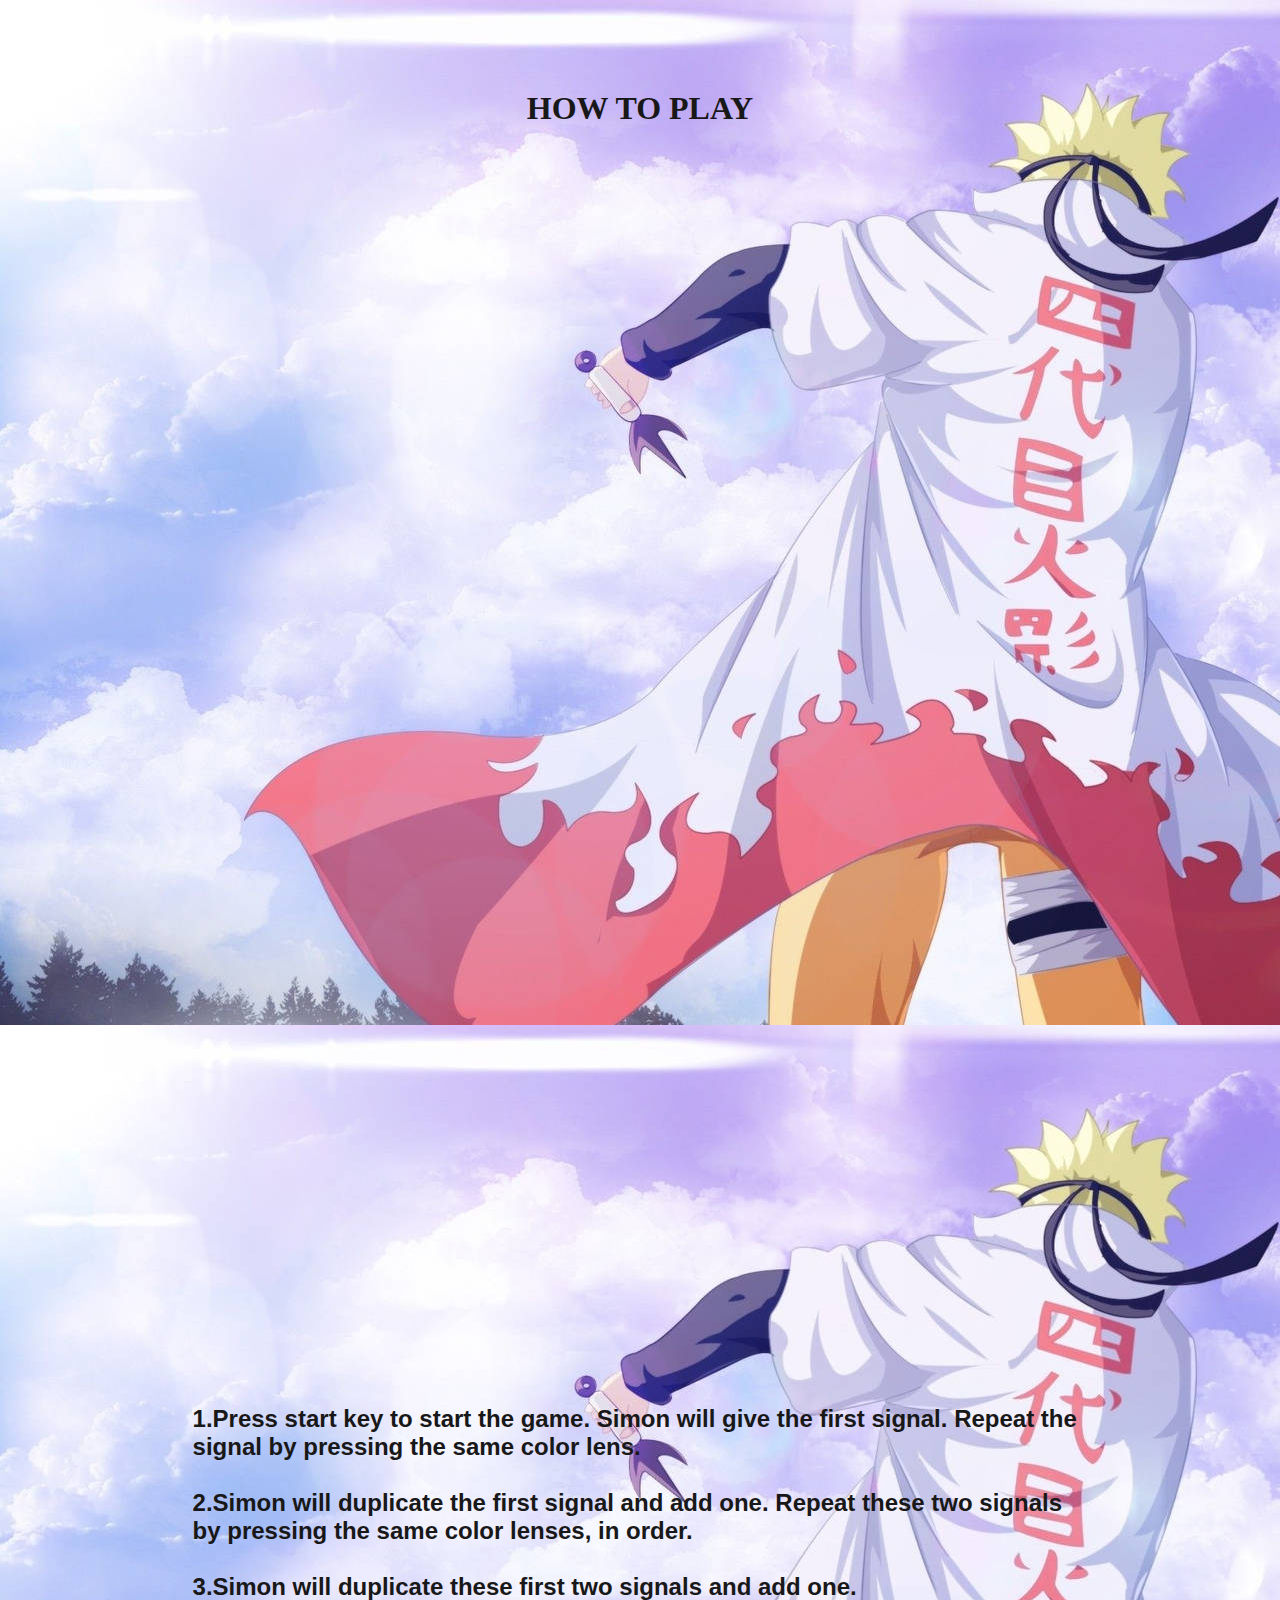
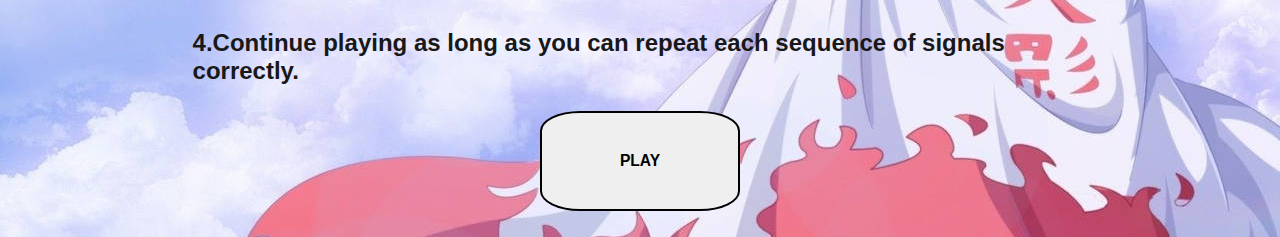
<file: index.html>
<!DOCTYPE html>
<html lang="en">
<head>
    <meta charset="UTF-8">
    <meta http-equiv="X-UA-Compatible" content="IE=edge">
    <meta name="viewport" content="width=device-width, initial-scale=1.0">
    <link rel="stylesheet" href="styles.css">
    <link href="https://cdn.jsdelivr.net/npm/bootstrap@5.3.0-alpha3/dist/css/bootstrap.min.css" rel="stylesheet" integrity="sha384-KK94CHFLLe+nY2dmCWGMq91rCGa5gtU4mk92HdvYe+M/SXH301p5ILy+dN9+nJOZ" crossorigin="anonymous">
    
    
    <title>SIMON</title>
   
</head>
<body class="instruction">
    
    <!--<audio loop autoplay controls >
        <source src="Song.mp3" type="audio/mp3">
       
        </audio>-->     
       
    <h1>HOW TO PLAY</h1>
    <div class="item">
    1.Press start key to start the game. Simon will give the first signal. Repeat the signal by pressing the same color lens.
<br><br>
2.Simon will duplicate the first signal and add one. Repeat these two signals by pressing the same color lenses, in order.
<br><br>
3.Simon will duplicate these first two signals and add one.
<br><br>
4.Continue playing as long as you can repeat each sequence of signals correctly.</div>
<center>
<a href='game.html'>
    <button type="button" id="play" class="btn btn-danger"  >
        <b><h3>PLAY</h3></b>
    </button>

</a>

</center><!--script not included plus with links it not work
<script src="https://ajax.googleapis.com/ajax/libs/jquery/3.3.1/jquery.min.js"></script>
  <script src="game.js" charset="utf-8"></script>-->
</body>
</html>
</file>
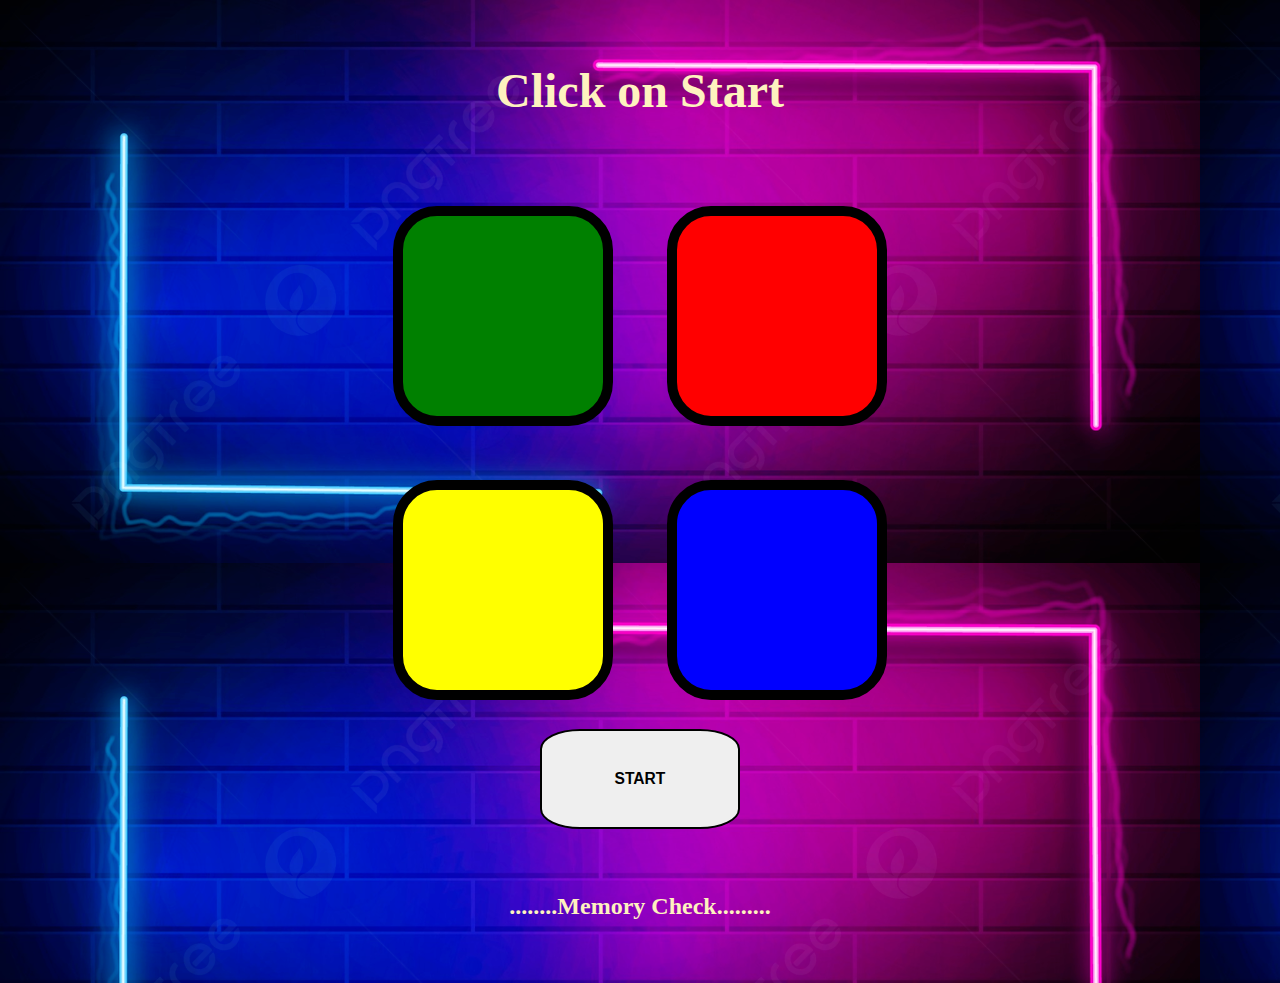
<file: game.html>
<!DOCTYPE html>
<html lang="en" dir="ltr">

<head>
  <meta charset="utf-8">
  <title>Simon</title>
  <link rel="stylesheet" href="styles.css">

 
 
</head>

<body class="main">
  <center>
  <h1 id="level-title">Click on Start</h1>
  <div class="container">
    <div lass="row">

      <div type="button" id="green" class="btn green">

      </div>

      <div type="button" id="red" class="btn red">

      </div>
    </div>

    <div class="row">

      <div type="button" id="yellow" class="btn yellow">

      </div>
      <div type="button" id="blue" class="btn blue">

      </div>

    </div>

  </div>
  
  <button type="button" id="play" class="btnn"  >
    <b><h3>START</h3></b>

</button >
  <script src="https://ajax.googleapis.com/ajax/libs/jquery/3.3.1/jquery.min.js"></script>
  <script src="game.js" charset="utf-8"></script>
<h3 class="check">........Memory Check.........</h3></center>
</body>

</html>
</file>
<file: styles.css>
h1{
  text-align:center;
  margin-bottom: 100%;
  
}
body {
  min-height:100%;
  height:100%;  /* if not working try vh instead of % */
 
}
.main{
  background-image: url("game.jpg");
 
}
.item{
  font-size: 1.5em;
  margin-top: 7%;
  padding: 0.03rem 15%;
  font-family:'Franklin Gothic Medium', 'Arial Narrow', Arial, sans-serif;
}
.instruction{

  background-image: url("4th.jpg");
 
  margin:  0.05rem 0.05rem;
  margin-top: 7%;
 
  font-weight:bold;
  color: #191819;
}

@media only screen and (max-width: 600px) {
  .item{
   font-size: 20px;
   padding: 0.03rem 5% ;
  
  }

}
#level-title {
  font-family: 'Press Start 2P', cursive;
  font-size: 3rem;
  margin:  5%;
  color: #FEF2BF;
}
#play{
  height: 100px;
    width: 200px;
    border:2px solid black;
    border-radius: 20%;
  
}
#play:hover{
  
    background-color: rgba(60, 177, 219, 0.499);
  
}

.check{
  font-family: 'Press Start 2P', cursive;
  font-size: 1.5rem;
  margin:  5%;
  color: #FEF2BF;
}
.container {
  display: block;
  width: 50%;
  margin: auto;

}

.btn {

  margin: 25px;
  display: inline-block;
  height: 200px;
  width: 200px;
  border: 10px solid black;
  border-radius: 20%;
}

.game-over {
  background-color: red;
  opacity: 0.8;
}

.red {
  background-color: red;
}

.green {
  background-color: green;
}

.blue {
  background-color: blue;
}

.yellow {
  background-color: yellow;
}

.pressed {
  box-shadow: 0 0 20px white;
  background-color: grey;
}
</file>
